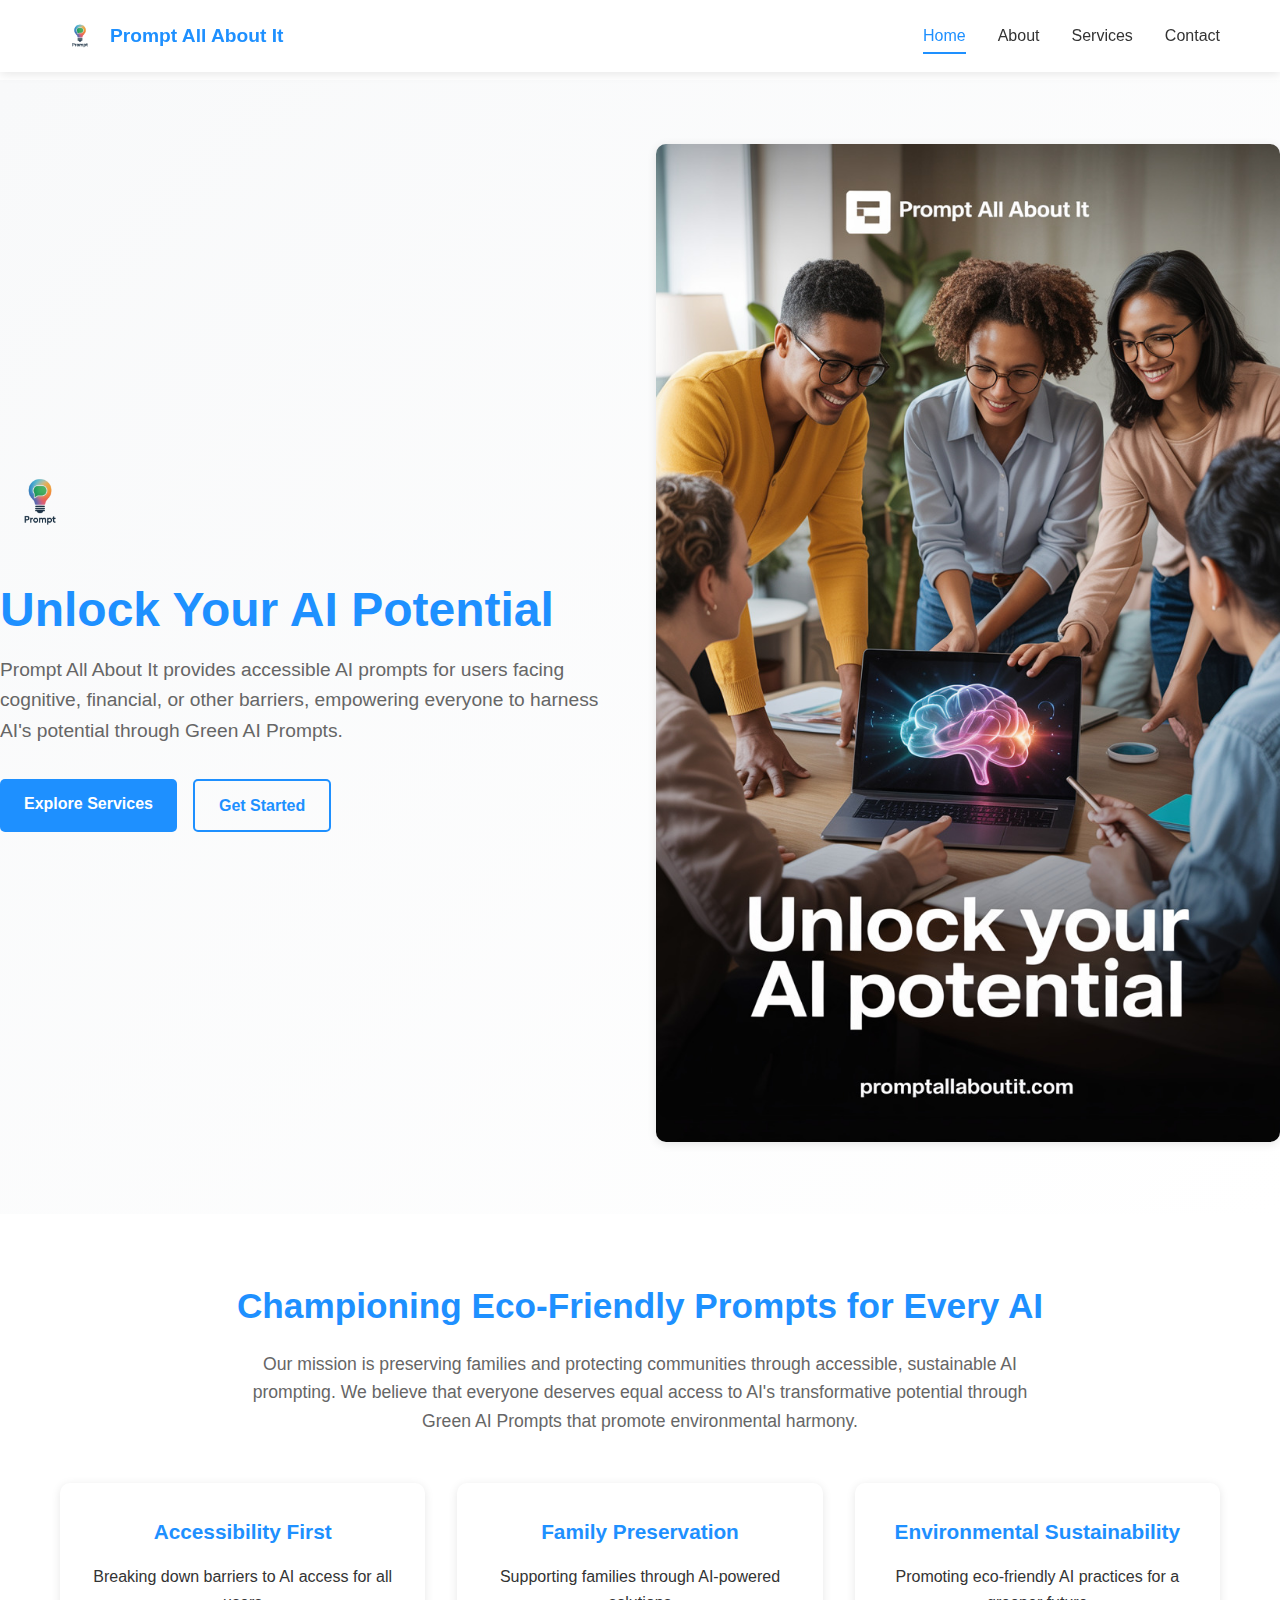
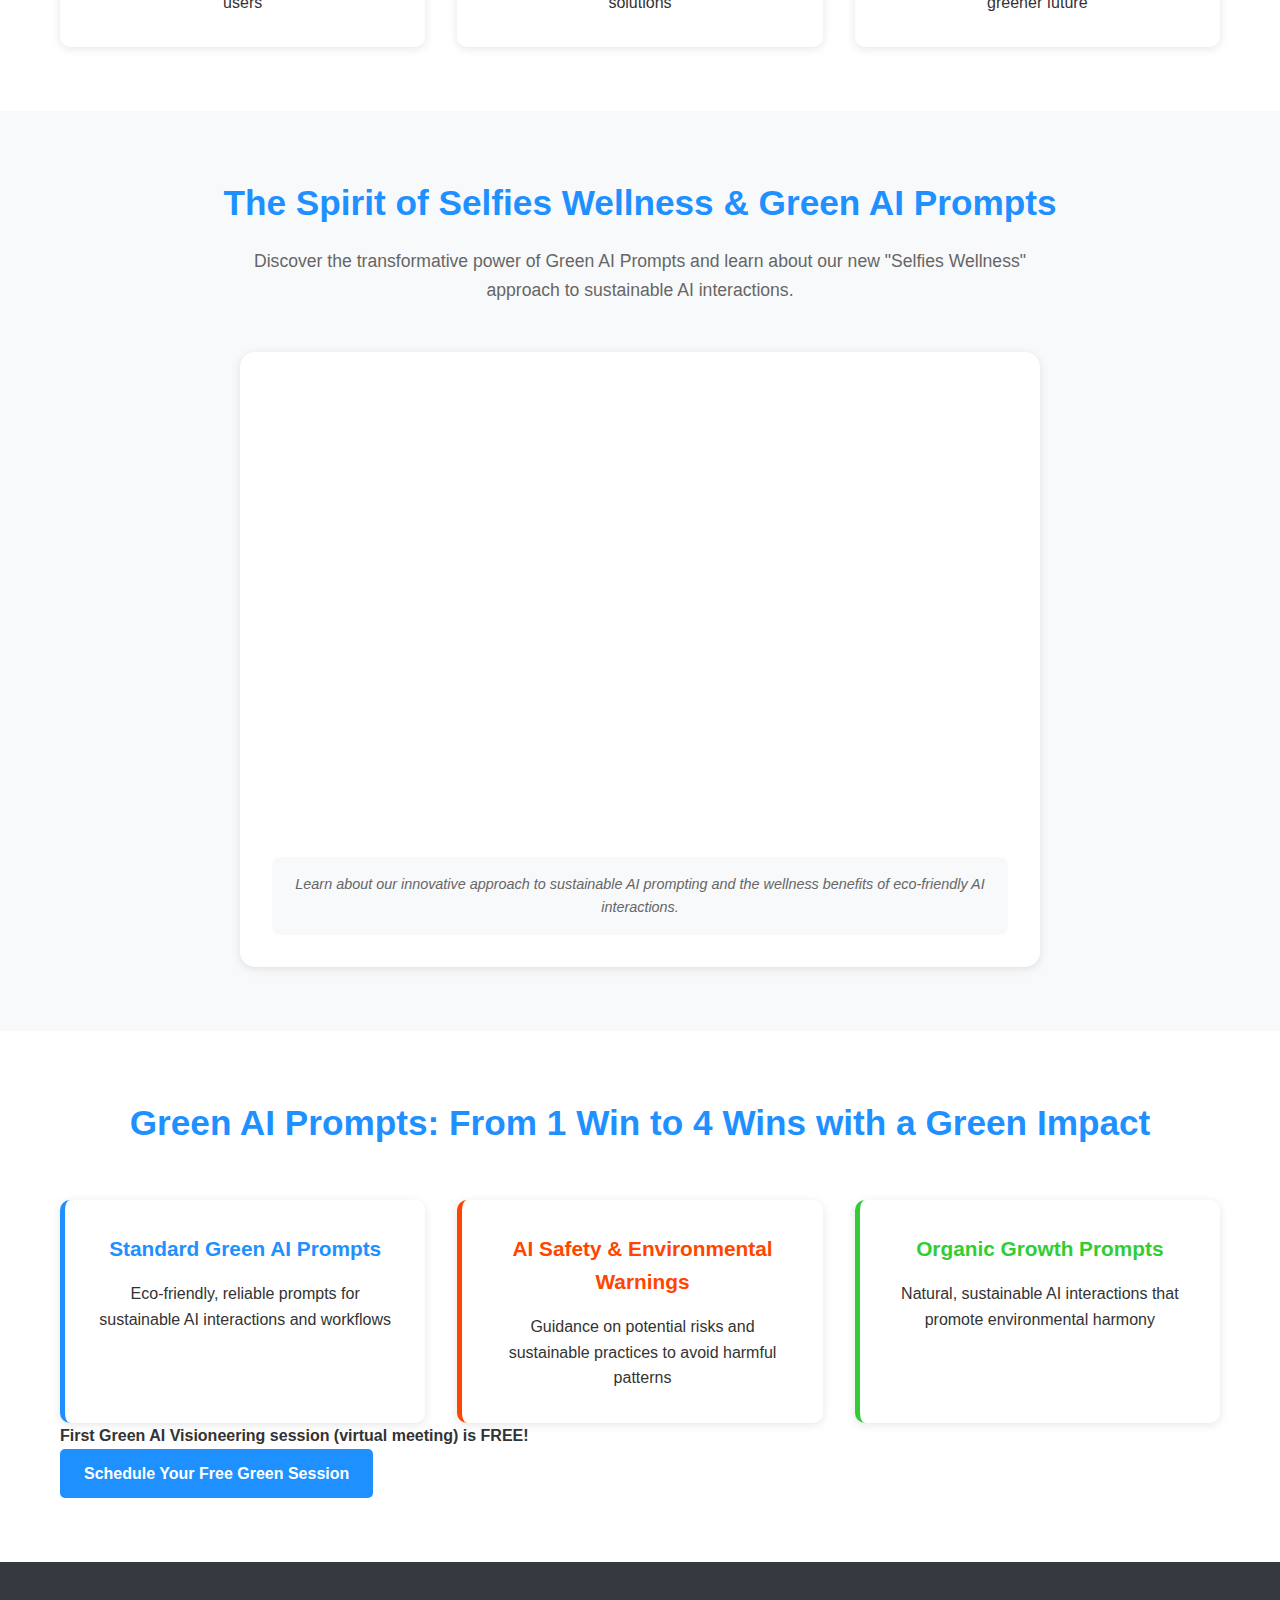
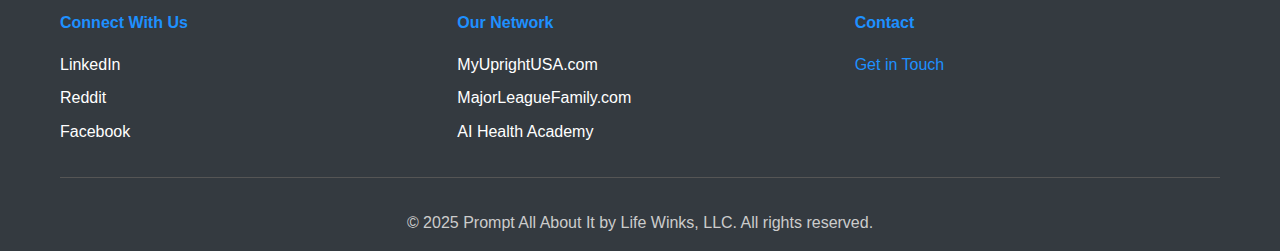
<file: index.html>
<!DOCTYPE html>
<html lang="en">
<head>
    <meta charset="UTF-8">
    <meta name="viewport" content="width=device-width, initial-scale=1.0">
    <meta name="description" content="Prompt All About It provides accessible AI prompts for users facing cognitive, financial, or other barriers, empowering everyone to harness AI's potential through Green AI Prompts.">
    <title>Prompt All About It - Unlock Your AI Potential</title>
    <link rel="stylesheet" href="styles.css">
</head>
<body>
    <!-- Navigation -->
    <nav class="navbar" role="navigation" aria-label="Main navigation">
        <div class="nav-container">
            <div class="nav-logo">
                <img src="logo.png" alt="Prompt All About It Logo - Stylized light bulb with speech bubble" class="logo">
                <span class="logo-text">Prompt All About It</span>
            </div>
            <div class="nav-menu" id="nav-menu">
                <a href="index.html" class="nav-link" aria-current="page">Home</a>
                <a href="about.html" class="nav-link">About</a>
                <a href="services.html" class="nav-link">Services</a>
                <a href="contact.html" class="nav-link">Contact</a>
            </div>
            <div class="hamburger" id="hamburger" aria-label="Toggle navigation menu" tabindex="0">
                <span></span>
                <span></span>
                <span></span>
            </div>
        </div>
    </nav>

    <!-- Hero Section -->
    <section class="hero" role="banner">
        <div class="hero-content">
            <div class="hero-logo">
                <img src="logo.png" alt="Prompt All About It Logo - Stylized light bulb with speech bubble in blue, green, orange, and pink colors" class="hero-logo-img">
            </div>
            <h1 class="hero-title">Unlock Your AI Potential</h1>
            <p class="hero-description">
                Prompt All About It provides accessible AI prompts for users facing cognitive, financial, or other barriers, empowering everyone to harness AI's potential through Green AI Prompts.
            </p>
            <div class="hero-buttons">
                <a href="services.html" class="btn btn-primary">Explore Services</a>
                <a href="contact.html" class="btn btn-secondary">Get Started</a>
            </div>
        </div>
        <div class="hero-image">
            <img src="flyer.jpg" alt="Diverse group of individuals collaborating around a laptop with a glowing brain on screen, representing AI collaboration" class="flyer-img">
        </div>
    </section>

    <!-- About Section -->
    <section class="about-preview" role="region" aria-labelledby="about-heading">
        <div class="container">
            <h2 id="about-heading">Championing Eco-Friendly Prompts for Every AI</h2>
            <p class="about-text">
                Our mission is preserving families and protecting communities through accessible, sustainable AI prompting. We believe that everyone deserves equal access to AI's transformative potential through Green AI Prompts that promote environmental harmony.
            </p>
            <div class="values-grid">
                <div class="value-card">
                    <h3>Accessibility First</h3>
                    <p>Breaking down barriers to AI access for all users</p>
                </div>
                <div class="value-card">
                    <h3>Family Preservation</h3>
                    <p>Supporting families through AI-powered solutions</p>
                </div>
                <div class="value-card">
                    <h3>Environmental Sustainability</h3>
                    <p>Promoting eco-friendly AI practices for a greener future</p>
                </div>
            </div>
        </div>
    </section>

    <!-- Video Section -->
    <section class="video-section" role="region" aria-labelledby="video-heading">
        <div class="container">
            <h2 id="video-heading">The Spirit of Selfies Wellness & Green AI Prompts</h2>
            <p class="video-description">
                Discover the transformative power of Green AI Prompts and learn about our new "Selfies Wellness" approach to sustainable AI interactions.
            </p>
            <div class="video-container">
                <iframe 
                    src="https://www.youtube.com/embed/example" 
                    title="The Spirit of Selfies Wellness and Green AI Prompts"
                    frameborder="0" 
                    allow="accelerometer; autoplay; clipboard-write; encrypted-media; gyroscope; picture-in-picture; web-share" 
                    allowfullscreen
                    aria-describedby="video-caption">
                </iframe>
                <div id="video-caption" class="video-caption">
                    Learn about our innovative approach to sustainable AI prompting and the wellness benefits of eco-friendly AI interactions.
                </div>
            </div>
        </div>
    </section>

    <!-- Services Preview -->
    <section class="services-preview" role="region" aria-labelledby="services-heading">
        <div class="container">
            <h2 id="services-heading">Green AI Prompts: From 1 Win to 4 Wins with a Green Impact</h2>
            <div class="services-grid">
                <div class="service-card blue-service">
                    <h3>Standard Green AI Prompts</h3>
                    <p>Eco-friendly, reliable prompts for sustainable AI interactions and workflows</p>
                </div>
                <div class="service-card orange-service">
                    <h3>AI Safety & Environmental Warnings</h3>
                    <p>Guidance on potential risks and sustainable practices to avoid harmful patterns</p>
                </div>
                <div class="service-card green-service">
                    <h3>Organic Growth Prompts</h3>
                    <p>Natural, sustainable AI interactions that promote environmental harmony</p>
                </div>
            </div>
            <div class="consultation-offer">
                <p><strong>First Green AI Visioneering session (virtual meeting) is FREE!</strong></p>
                <a href="contact.html" class="btn btn-primary">Schedule Your Free Green Session</a>
            </div>
        </div>
    </section>

    <!-- Footer -->
    <footer class="footer" role="contentinfo">
        <div class="container">
            <div class="footer-content">
                <div class="footer-section">
                    <h4>Connect With Us</h4>
                    <div class="social-links">
                        <a href="https://www.linkedin.com/company/107795535/" target="_blank" rel="noopener noreferrer" aria-label="LinkedIn">LinkedIn</a>
                        <a href="https://www.reddit.com/user/TeamCLU/" target="_blank" rel="noopener noreferrer" aria-label="Reddit">Reddit</a>
                        <a href="https://www.facebook.com/PromptAllAboutIt" target="_blank" rel="noopener noreferrer" aria-label="Facebook">Facebook</a>
                    </div>
                </div>
                <div class="footer-section">
                    <h4>Our Network</h4>
                    <div class="network-links">
                        <a href="https://myuprightusa.com" target="_blank" rel="noopener noreferrer">MyUprightUSA.com</a>
                        <a href="https://www.majorleaguefamily.com" target="_blank" rel="noopener noreferrer">MajorLeagueFamily.com</a>
                        <a href="https://aihealth.academy" target="_blank" rel="noopener noreferrer">AI Health Academy</a>
                    </div>
                </div>
                <div class="footer-section">
                    <h4>Contact</h4>
                    <p><a href="mailto:1800NewFree@gmail.com" class="contact-email">Get in Touch</a></p>
                </div>
            </div>
            <div class="footer-bottom">
                <p>&copy; 2025 Prompt All About It by Life Winks, LLC. All rights reserved.</p>
            </div>
        </div>
    </footer>

    <script src="script.js"></script>
</body>
</html>
</file>
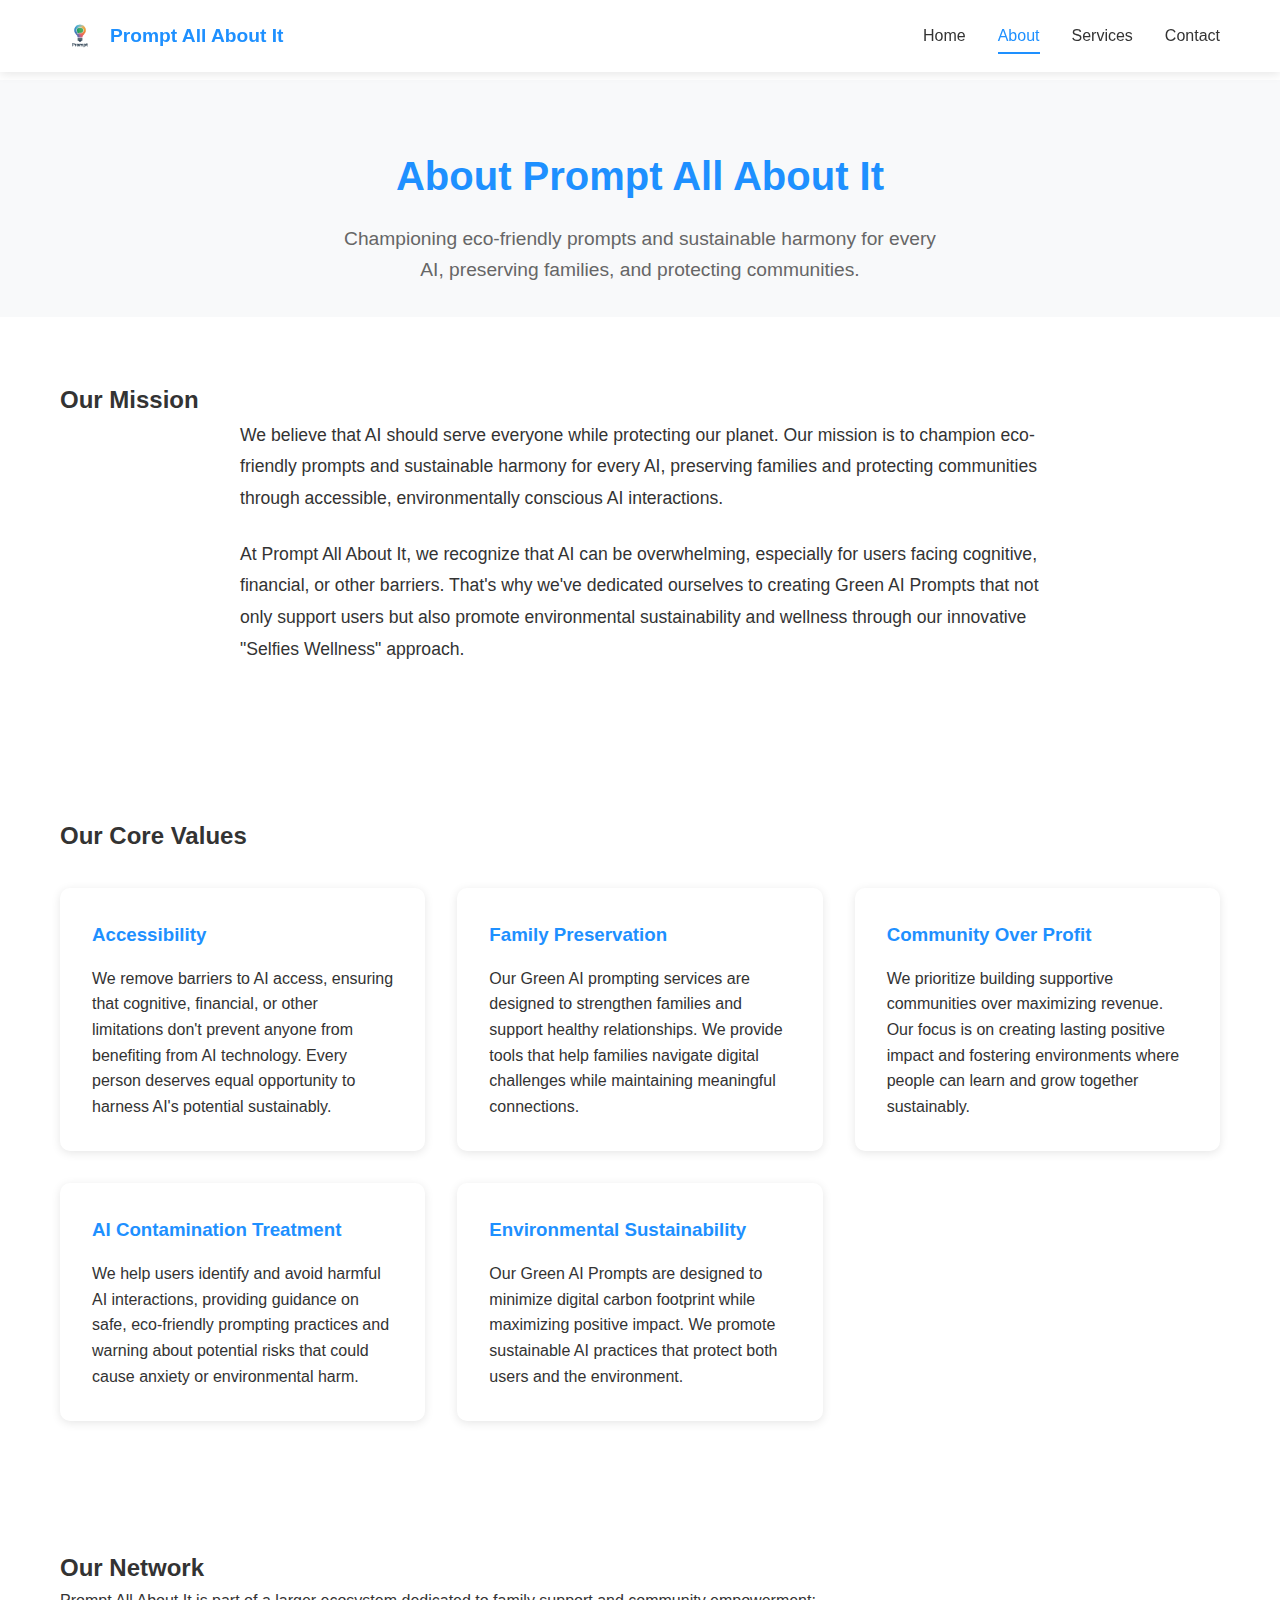
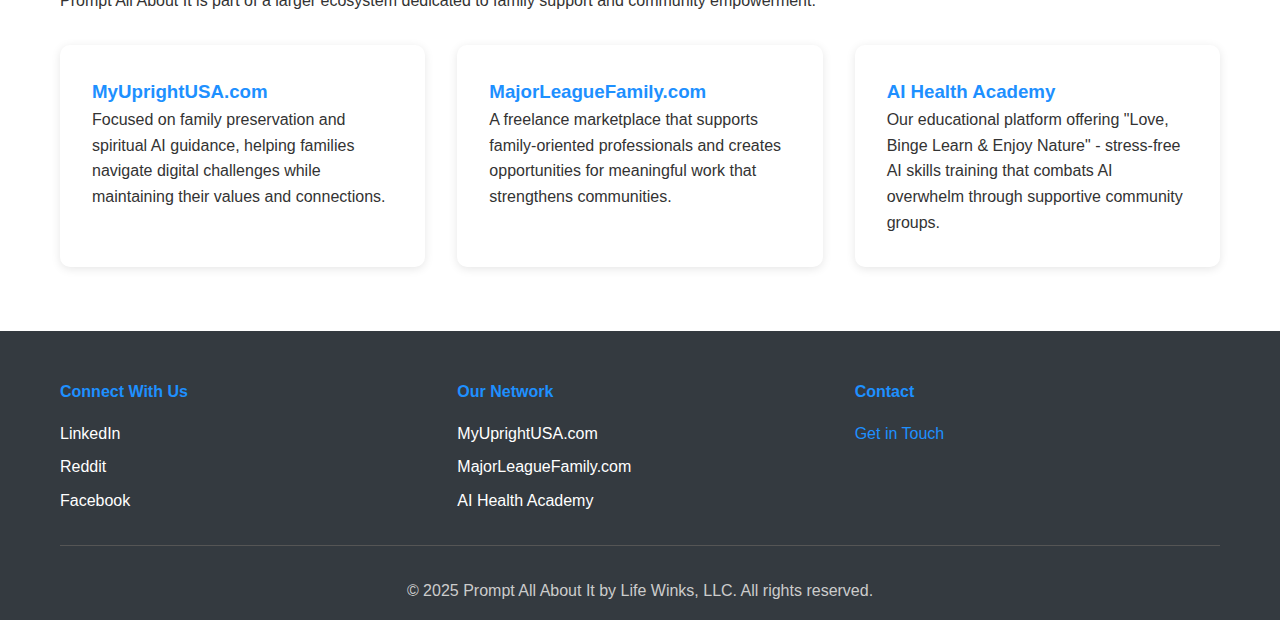
<file: about.html>
<!DOCTYPE html>
<html lang="en">
<head>
    <meta charset="UTF-8">
    <meta name="viewport" content="width=device-width, initial-scale=1.0">
    <meta name="description" content="Learn about Prompt All About It's mission to champion eco-friendly prompts and sustainable harmony for every AI, preserving families and protecting communities.">
    <title>About - Prompt All About It</title>
    <link rel="stylesheet" href="styles.css">
</head>
<body>
    <!-- Navigation -->
    <nav class="navbar" role="navigation" aria-label="Main navigation">
        <div class="nav-container">
            <div class="nav-logo">
                <img src="logo.png" alt="Prompt All About It Logo" class="logo">
                <span class="logo-text">Prompt All About It</span>
            </div>
            <div class="nav-menu" id="nav-menu">
                <a href="index.html" class="nav-link">Home</a>
                <a href="about.html" class="nav-link" aria-current="page">About</a>
                <a href="services.html" class="nav-link">Services</a>
                <a href="contact.html" class="nav-link">Contact</a>
            </div>
            <div class="hamburger" id="hamburger" aria-label="Toggle navigation menu" tabindex="0">
                <span></span>
                <span></span>
                <span></span>
            </div>
        </div>
    </nav>

    <!-- About Hero -->
    <section class="page-hero">
        <div class="container">
            <h1>About Prompt All About It</h1>
            <p class="page-subtitle">Championing eco-friendly prompts and sustainable harmony for every AI, preserving families, and protecting communities.</p>
        </div>
    </section>

    <!-- Mission Section -->
    <section class="mission" role="region" aria-labelledby="mission-heading">
        <div class="container">
            <h2 id="mission-heading">Our Mission</h2>
            <p class="mission-text">
                We believe that AI should serve everyone while protecting our planet. Our mission is to champion eco-friendly prompts and sustainable harmony for every AI, preserving families and protecting communities through accessible, environmentally conscious AI interactions.
            </p>
            <p class="mission-text">
                At Prompt All About It, we recognize that AI can be overwhelming, especially for users facing cognitive, financial, or other barriers. That's why we've dedicated ourselves to creating Green AI Prompts that not only support users but also promote environmental sustainability and wellness through our innovative "Selfies Wellness" approach.
            </p>
        </div>
    </section>

    <!-- Values Section -->
    <section class="values" role="region" aria-labelledby="values-heading">
        <div class="container">
            <h2 id="values-heading">Our Core Values</h2>
            <div class="values-detailed">
                <div class="value-item">
                    <h3>Accessibility</h3>
                    <p>We remove barriers to AI access, ensuring that cognitive, financial, or other limitations don't prevent anyone from benefiting from AI technology. Every person deserves equal opportunity to harness AI's potential sustainably.</p>
                </div>
                <div class="value-item">
                    <h3>Family Preservation</h3>
                    <p>Our Green AI prompting services are designed to strengthen families and support healthy relationships. We provide tools that help families navigate digital challenges while maintaining meaningful connections.</p>
                </div>
                <div class="value-item">
                    <h3>Community Over Profit</h3>
                    <p>We prioritize building supportive communities over maximizing revenue. Our focus is on creating lasting positive impact and fostering environments where people can learn and grow together sustainably.</p>
                </div>
                <div class="value-item">
                    <h3>AI Contamination Treatment</h3>
                    <p>We help users identify and avoid harmful AI interactions, providing guidance on safe, eco-friendly prompting practices and warning about potential risks that could cause anxiety or environmental harm.</p>
                </div>
                <div class="value-item">
                    <h3>Environmental Sustainability</h3>
                    <p>Our Green AI Prompts are designed to minimize digital carbon footprint while maximizing positive impact. We promote sustainable AI practices that protect both users and the environment.</p>
                </div>
            </div>
        </div>
    </section>

    <!-- Network Section -->
    <section class="network" role="region" aria-labelledby="network-heading">
        <div class="container">
            <h2 id="network-heading">Our Network</h2>
            <p class="network-intro">Prompt All About It is part of a larger ecosystem dedicated to family support and community empowerment:</p>
            <div class="network-cards">
                <div class="network-card">
                    <h3><a href="https://myuprightusa.com" target="_blank" rel="noopener noreferrer">MyUprightUSA.com</a></h3>
                    <p>Focused on family preservation and spiritual AI guidance, helping families navigate digital challenges while maintaining their values and connections.</p>
                </div>
                <div class="network-card">
                    <h3><a href="https://www.majorleaguefamily.com" target="_blank" rel="noopener noreferrer">MajorLeagueFamily.com</a></h3>
                    <p>A freelance marketplace that supports family-oriented professionals and creates opportunities for meaningful work that strengthens communities.</p>
                </div>
                <div class="network-card">
                    <h3><a href="https://aihealth.academy" target="_blank" rel="noopener noreferrer">AI Health Academy</a></h3>
                    <p>Our educational platform offering "Love, Binge Learn & Enjoy Nature" - stress-free AI skills training that combats AI overwhelm through supportive community groups.</p>
                </div>
            </div>
        </div>
    </section>

    <!-- Footer -->
    <footer class="footer" role="contentinfo">
        <div class="container">
            <div class="footer-content">
                <div class="footer-section">
                    <h4>Connect With Us</h4>
                    <div class="social-links">
                        <a href="https://www.linkedin.com/company/107795535/" target="_blank" rel="noopener noreferrer" aria-label="LinkedIn">LinkedIn</a>
                        <a href="https://www.reddit.com/user/TeamCLU/" target="_blank" rel="noopener noreferrer" aria-label="Reddit">Reddit</a>
                        <a href="https://www.facebook.com/PromptAllAboutIt" target="_blank" rel="noopener noreferrer" aria-label="Facebook">Facebook</a>
                    </div>
                </div>
                <div class="footer-section">
                    <h4>Our Network</h4>
                    <div class="network-links">
                        <a href="https://myuprightusa.com" target="_blank" rel="noopener noreferrer">MyUprightUSA.com</a>
                        <a href="https://www.majorleaguefamily.com" target="_blank" rel="noopener noreferrer">MajorLeagueFamily.com</a>
                        <a href="https://aihealth.academy" target="_blank" rel="noopener noreferrer">AI Health Academy</a>
                    </div>
                </div>
                <div class="footer-section">
                    <h4>Contact</h4>
                    <p><a href="mailto:1800NewFree@gmail.com" class="contact-email">Get in Touch</a></p>
                </div>
            </div>
            <div class="footer-bottom">
                <p>&copy; 2025 Prompt All About It by Life Winks, LLC. All rights reserved.</p>
            </div>
        </div>
    </footer>

    <script src="script.js"></script>
</body>
</html>
</file>
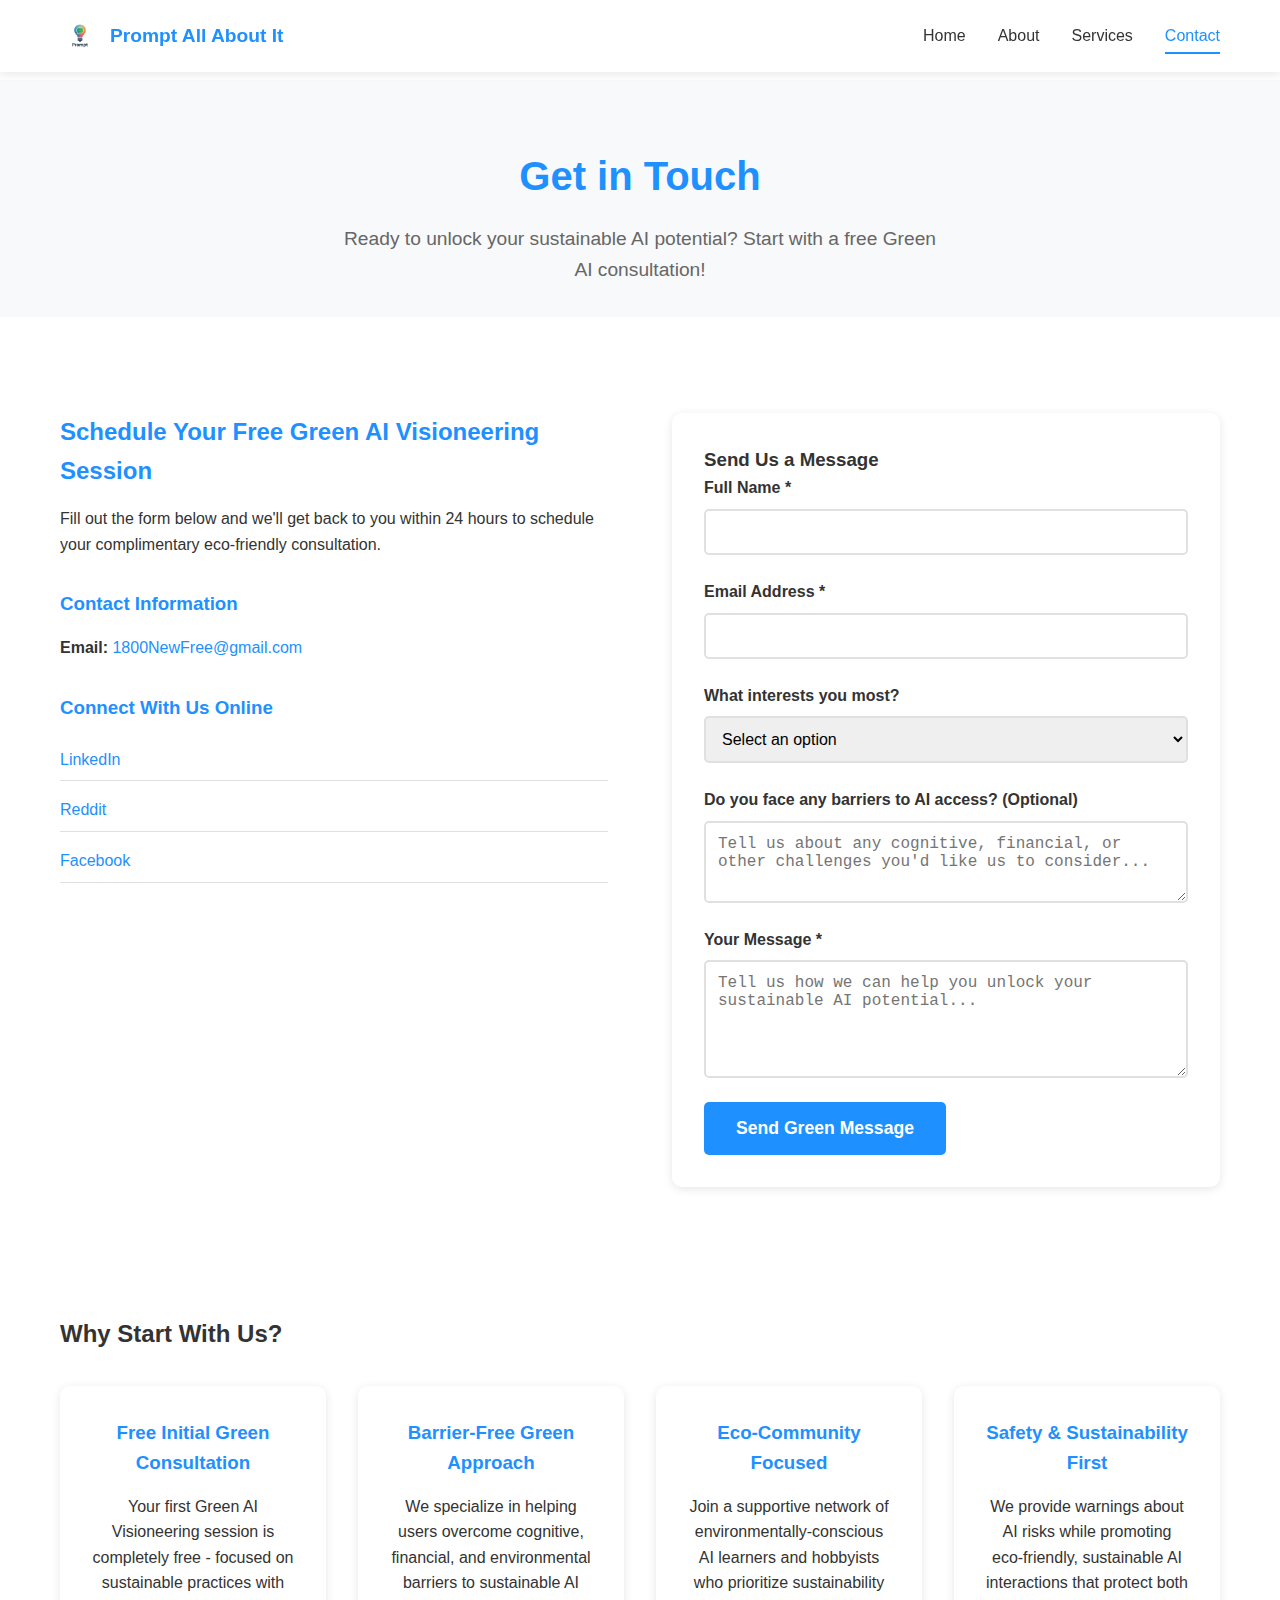
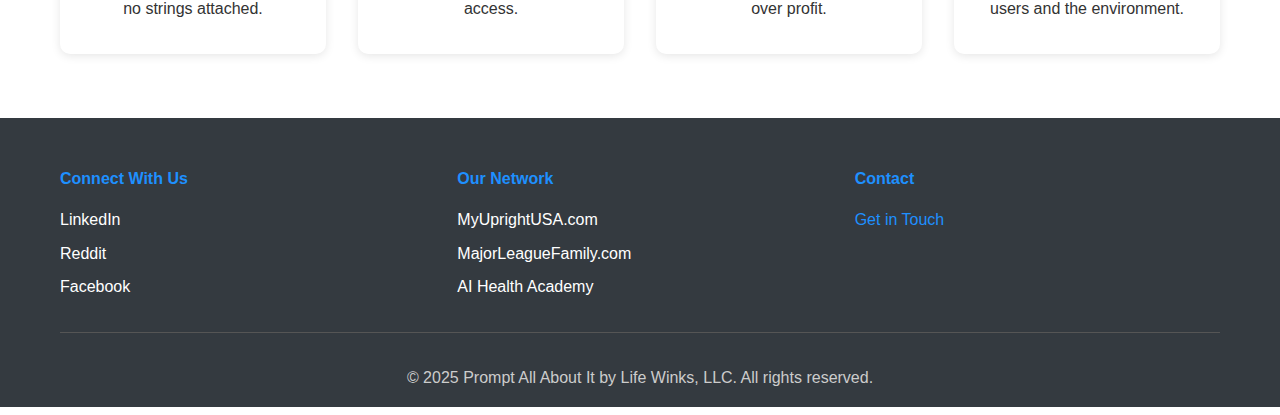
<file: contact.html>
<div class<!DOCTYPE html>
<html lang="en">
<head>
    <meta charset="UTF-8">
    <meta name="viewport" content="width=device-width, initial-scale=1.0">
    <meta name="description" content="Contact Prompt All About It for your free Green AI Visioneering consultation and start unlocking your sustainable AI potential today.">
    <title>Contact - Prompt All About It</title>
    <link rel="stylesheet" href="styles.css">
</head>
<body>
    <!-- Navigation -->
    <nav class="navbar" role="navigation" aria-label="Main navigation">
        <div class="nav-container">
            <div class="nav-logo">
                <img src="logo.png" alt="Prompt All About It Logo" class="logo">
                <span class="logo-text">Prompt All About It</span>
            </div>
            <div class="nav-menu" id="nav-menu">
                <a href="index.html" class="nav-link">Home</a>
                <a href="about.html" class="nav-link">About</a>
                <a href="services.html" class="nav-link">Services</a>
                <a href="contact.html" class="nav-link" aria-current="page">Contact</a>
            </div>
            <div class="hamburger" id="hamburger" aria-label="Toggle navigation menu" tabindex="0">
                <span></span>
                <span></span>
                <span></span>
            </div>
        </div>
    </nav>

    <!-- Contact Hero -->
    <section class="page-hero">
        <div class="container">
            <h1>Get in Touch</h1>
            <p class="page-subtitle">Ready to unlock your sustainable AI potential? Start with a free Green AI consultation!</p>
        </div>
    </section>

    <!-- Contact Form Section -->
    <section class="contact-form-section" role="region" aria-labelledby="contact-form-heading">
        <div class="container">
            <div class="contact-content">
                <div class="contact-info">
                    <h2 id="contact-form-heading">Schedule Your Free Green AI Visioneering Session</h2>
                    <p>Fill out the form below and we'll get back to you within 24 hours to schedule your complimentary eco-friendly consultation.</p>
                    
                    <div class="contact-details">
                        <h3>Contact Information</h3>
                        <p><strong>Email:</strong> <a href="mailto:1800NewFree@gmail.com" class="contact-email">1800NewFree@gmail.com</a></p>
                        
                        <h3>Connect With Us Online</h3>
                        <div class="social-links-contact">
                            <a href="https://www.linkedin.com/company/107795535/" target="_blank" rel="noopener noreferrer" class="social-link">
                                <span>LinkedIn</span>
                            </a>
                            <a href="https://www.reddit.com/user/TeamCLU/" target="_blank" rel="noopener noreferrer" class="social-link">
                                <span>Reddit</span>
                            </a>
                            <a href="https://www.facebook.com/PromptAllAboutIt" target="_blank" rel="noopener noreferrer" class="social-link">
                                <span>Facebook</span>
                            </a>
                        </div>
                    </div>
                </div>

                <div class="contact-form">
                    <div class="form-container" id="contact-form">
                        <h3>Send Us a Message</h3>
                        <div class="form-group">
                            <label for="name">Full Name *</label>
                            <input type="text" id="name" name="name" required aria-describedby="name-error">
                            <span class="error-message" id="name-error"></span>
                        </div>

                        <div class="form-group">
                            <label for="email">Email Address *</label>
                            <input type="email" id="email" name="email" required aria-describedby="email-error">
                            <span class="error-message" id="email-error"></span>
                        </div>

                        <div class="form-group">
                            <label for="interest">What interests you most?</label>
                            <select id="interest" name="interest">
                                <option value="">Select an option</option>
                                <option value="consultation">Free Green AI Visioneering Consultation</option>
                                <option value="standard-prompts">Standard Green AI Prompts</option>
                                <option value="safety-guidance">AI Safety & Environmental Guidance</option>
                                <option value="growth-prompts">Organic Growth Prompts</option>
                                <option value="academy">AI Health Academy Training</option>
                                <option value="sustainability">Environmental Sustainability Focus</option>
                                <option value="other">Other</option>
                            </select>
                        </div>

                        <div class="form-group">
                            <label for="barriers">Do you face any barriers to AI access? (Optional)</label>
                            <textarea id="barriers" name="barriers" rows="3" placeholder="Tell us about any cognitive, financial, or other challenges you'd like us to consider..."></textarea>
                        </div>

                        <div class="form-group">
                            <label for="message">Your Message *</label>
                            <textarea id="message" name="message" rows="5" required aria-describedby="message-error" placeholder="Tell us how we can help you unlock your sustainable AI potential..."></textarea>
                            <span class="error-message" id="message-error"></span>
                        </div>

                        <button type="button" id="submit-btn" class="btn btn-primary btn-large">Send Green Message</button>
                        
                        <div class="success-message" id="success-message" style="display: none;">
                            <p>Thank you for your message! We'll get back to you within 24 hours to schedule your free Green AI consultation.</p>
                        </div>
                    </div>
                </div>
            </div>
        </div>
    </section>

    <!-- Why Choose Us -->
    <section class="why-choose" role="region" aria-labelledby="why-choose-heading">
        <div class="container">
            <h2 id="why-choose-heading">Why Start With Us?</h2>
            <div class="reasons-grid">
                <div class="reason-card">
                    <h3>Free Initial Green Consultation</h3>
                    <p>Your first Green AI Visioneering session is completely free - focused on sustainable practices with no strings attached.</p>
                </div>
                <div class="reason-card">
                    <h3>Barrier-Free Green Approach</h3>
                    <p>We specialize in helping users overcome cognitive, financial, and environmental barriers to sustainable AI access.</p>
                </div>
                <div class="reason-card">
                    <h3>Eco-Community Focused</h3>
                    <p>Join a supportive network of environmentally-conscious AI learners and hobbyists who prioritize sustainability over profit.</p>
                </div>
                <div class="reason-card">
                    <h3>Safety & Sustainability First</h3>
                    <p>We provide warnings about AI risks while promoting eco-friendly, sustainable AI interactions that protect both users and the environment.</p>
                </div>
            </div>
        </div>
    </section>

    <!-- Footer -->
    <footer class="footer" role="contentinfo">
        <div class="container">
            <div class="footer-content">
                <div class="footer-section">
                    <h4>Connect With Us</h4>
                    <div class="social-links">
                        <a href="https://www.linkedin.com/company/107795535/" target="_blank" rel="noopener noreferrer" aria-label="LinkedIn">LinkedIn</a>
                        <a href="https://www.reddit.com/user/TeamCLU/" target="_blank" rel="noopener noreferrer" aria-label="Reddit">Reddit</a>
                        <a href="https://www.facebook.com/PromptAllAboutIt" target="_blank" rel="noopener noreferrer" aria-label="Facebook">Facebook</a>
                    </div>
                </div>
                <div class="footer-section">
                    <h4>Our Network</h4>
                    <div class="network-links">
                        <a href="https://myuprightusa.com" target="_blank" rel="noopener noreferrer">MyUprightUSA.com</a>
                        <a href="https://www.majorleaguefamily.com" target="_blank" rel="noopener noreferrer">MajorLeagueFamily.com</a>
                        <a href="https://aihealth.academy" target="_blank" rel="noopener noreferrer">AI Health Academy</a>
                    </div>
                </div>
                <div class="footer-section">
                    <h4>Contact</h4>
                    <p><a href="mailto:1800NewFree@gmail.com" class="contact-email">Get in Touch</a></p>
                </div>
            </div>
            <div class="footer-bottom">
                <p>&copy; 2025 Prompt All About It by Life Winks, LLC. All rights reserved.</p>
            </div>
        </div>
    </footer>

    <script src="script.js"></script>
</body>
</html>
</file>
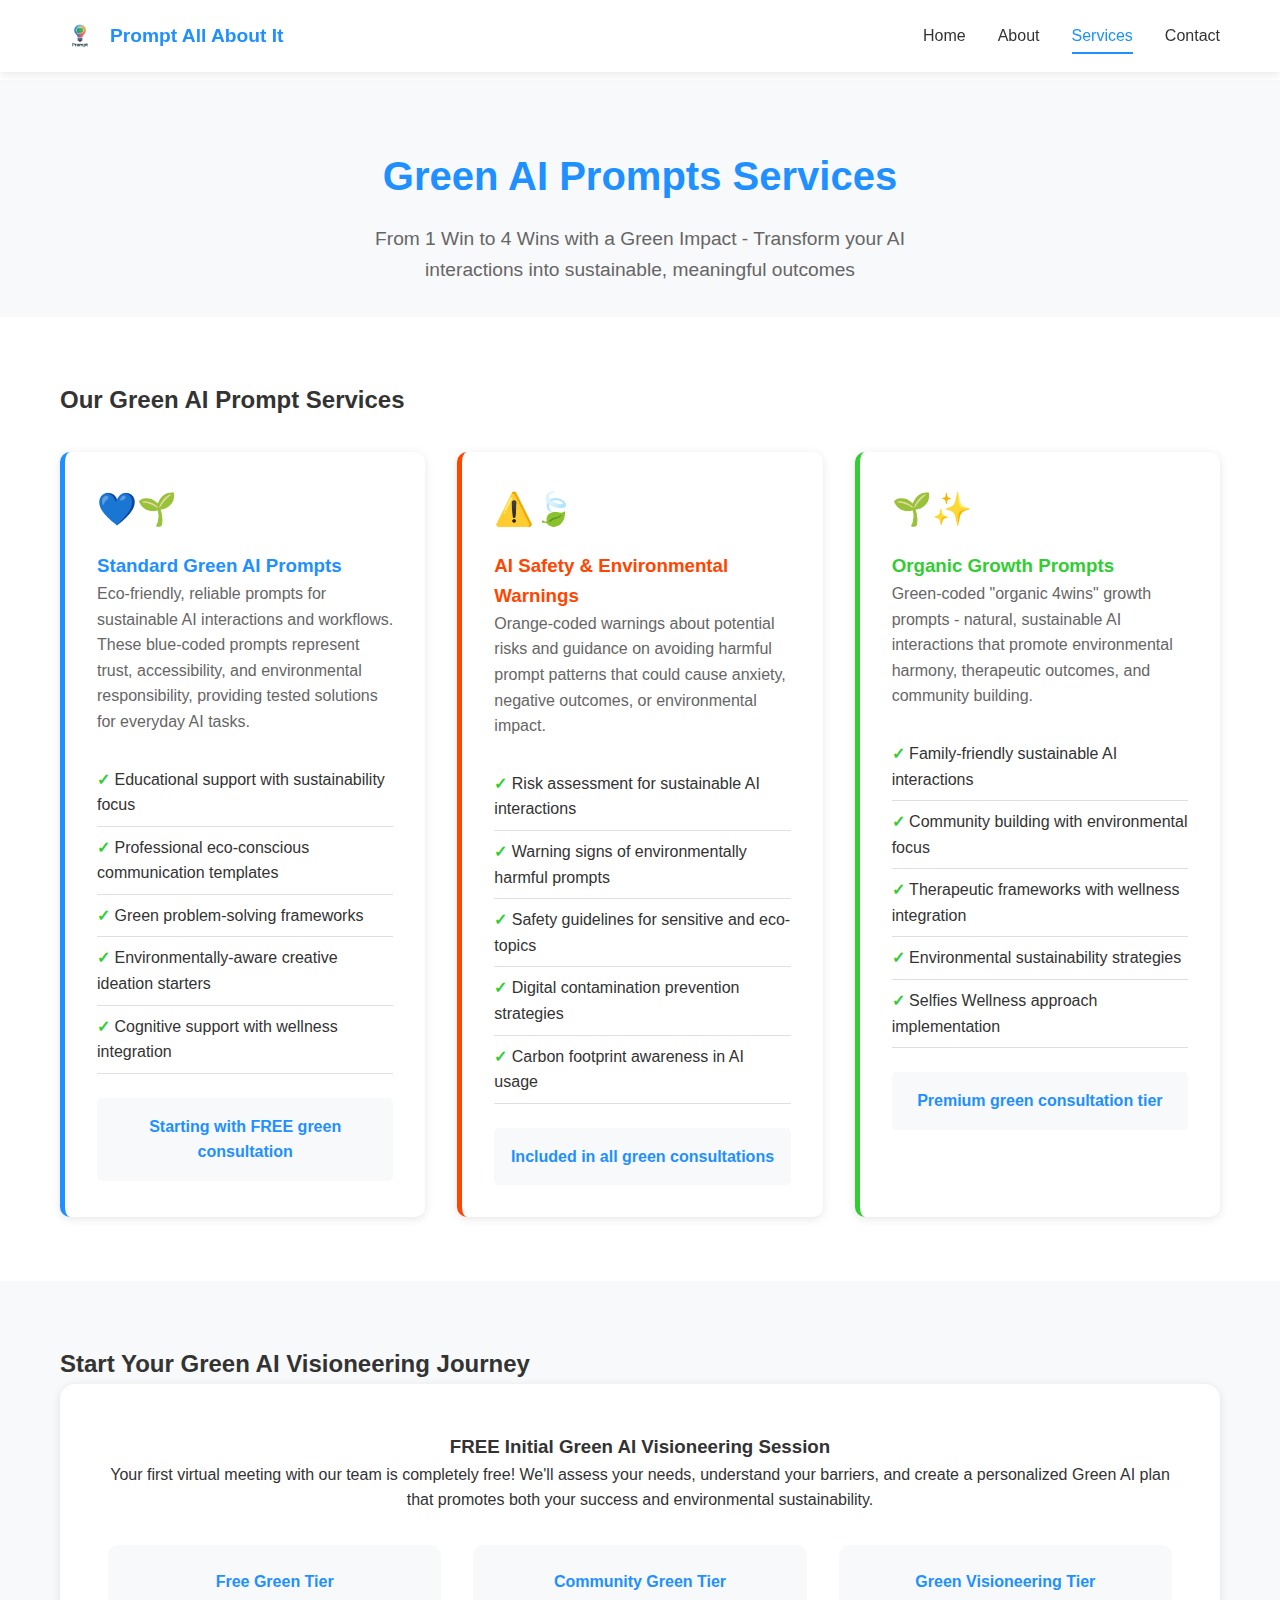
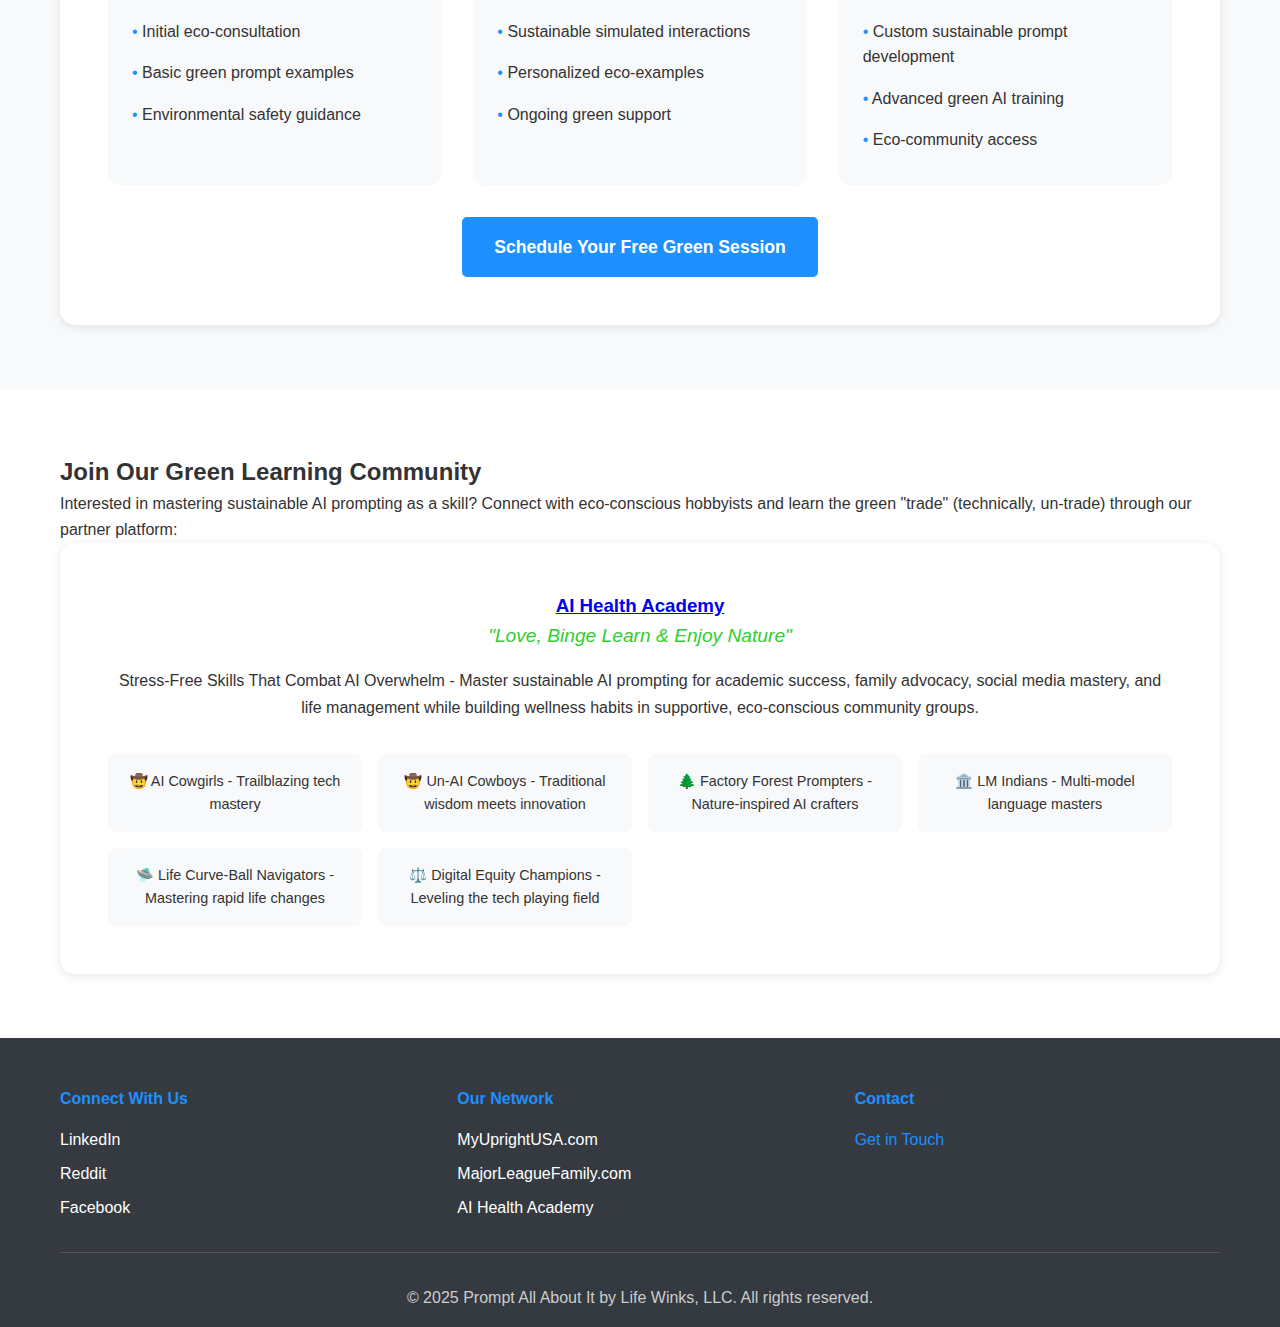
<file: services.html>
<!DOCTYPE html>
<html lang="en">
<head>
    <meta charset="UTF-8">
    <meta name="viewport" content="width=device-width, initial-scale=1.0">
    <meta name="description" content="Explore Green AI Prompts from Prompt All About It - sustainable, eco-friendly AI solutions for cognitive support, education, and environmental harmony.">
    <title>Services - Prompt All About It</title>
    <link rel="stylesheet" href="styles.css">
</head>
<body>
    <!-- Navigation -->
    <nav class="navbar" role="navigation" aria-label="Main navigation">
        <div class="nav-container">
            <div class="nav-logo">
                <img src="logo.png" alt="Prompt All About It Logo" class="logo">
                <span class="logo-text">Prompt All About It</span>
            </div>
            <div class="nav-menu" id="nav-menu">
                <a href="index.html" class="nav-link">Home</a>
                <a href="about.html" class="nav-link">About</a>
                <a href="services.html" class="nav-link" aria-current="page">Services</a>
                <a href="contact.html" class="nav-link">Contact</a>
            </div>
            <div class="hamburger" id="hamburger" aria-label="Toggle navigation menu" tabindex="0">
                <span></span>
                <span></span>
                <span></span>
            </div>
        </div>
    </nav>

    <!-- Services Hero -->
    <section class="page-hero">
        <div class="container">
            <h1>Green AI Prompts Services</h1>
            <p class="page-subtitle">From 1 Win to 4 Wins with a Green Impact - Transform your AI interactions into sustainable, meaningful outcomes</p>
        </div>
    </section>

    <!-- Main Services -->
    <section class="services-main" role="region" aria-labelledby="services-main-heading">
        <div class="container">
            <h2 id="services-main-heading">Our Green AI Prompt Services</h2>
            <div class="services-grid-detailed">
                <div class="service-card-detailed blue-service">
                    <div class="service-icon">💙🌱</div>
                    <h3>Standard Green AI Prompts</h3>
                    <p class="service-description">Eco-friendly, reliable prompts for sustainable AI interactions and workflows. These blue-coded prompts represent trust, accessibility, and environmental responsibility, providing tested solutions for everyday AI tasks.</p>
                    <ul class="service-features">
                        <li>Educational support with sustainability focus</li>
                        <li>Professional eco-conscious communication templates</li>
                        <li>Green problem-solving frameworks</li>
                        <li>Environmentally-aware creative ideation starters</li>
                        <li>Cognitive support with wellness integration</li>
                    </ul>
                    <div class="service-pricing">Starting with FREE green consultation</div>
                </div>

                <div class="service-card-detailed orange-service">
                    <div class="service-icon">⚠️🍃</div>
                    <h3>AI Safety & Environmental Warnings</h3>
                    <p class="service-description">Orange-coded warnings about potential risks and guidance on avoiding harmful prompt patterns that could cause anxiety, negative outcomes, or environmental impact.</p>
                    <ul class="service-features">
                        <li>Risk assessment for sustainable AI interactions</li>
                        <li>Warning signs of environmentally harmful prompts</li>
                        <li>Safety guidelines for sensitive and eco-topics</li>
                        <li>Digital contamination prevention strategies</li>
                        <li>Carbon footprint awareness in AI usage</li>
                    </ul>
                    <div class="service-pricing">Included in all green consultations</div>
                </div>

                <div class="service-card-detailed green-service">
                    <div class="service-icon">🌱✨</div>
                    <h3>Organic Growth Prompts</h3>
                    <p class="service-description">Green-coded "organic 4wins" growth prompts - natural, sustainable AI interactions that promote environmental harmony, therapeutic outcomes, and community building.</p>
                    <ul class="service-features">
                        <li>Family-friendly sustainable AI interactions</li>
                        <li>Community building with environmental focus</li>
                        <li>Therapeutic frameworks with wellness integration</li>
                        <li>Environmental sustainability strategies</li>
                        <li>Selfies Wellness approach implementation</li>
                    </ul>
                    <div class="service-pricing">Premium green consultation tier</div>
                </div>
            </div>
        </div>
    </section>

    <!-- Consultation Offer -->
    <section class="consultation-section" role="region" aria-labelledby="consultation-heading">
        <div class="container">
            <h2 id="consultation-heading">Start Your Green AI Visioneering Journey</h2>
            <div class="consultation-card">
                <h3>FREE Initial Green AI Visioneering Session</h3>
                <p>Your first virtual meeting with our team is completely free! We'll assess your needs, understand your barriers, and create a personalized Green AI plan that promotes both your success and environmental sustainability.</p>
                
                <div class="consultation-tiers">
                    <div class="tier">
                        <h4>Free Green Tier</h4>
                        <ul>
                            <li>Initial eco-consultation</li>
                            <li>Basic green prompt examples</li>
                            <li>Environmental safety guidance</li>
                        </ul>
                    </div>
                    <div class="tier">
                        <h4>Community Green Tier</h4>
                        <ul>
                            <li>Sustainable simulated interactions</li>
                            <li>Personalized eco-examples</li>
                            <li>Ongoing green support</li>
                        </ul>
                    </div>
                    <div class="tier">
                        <h4>Green Visioneering Tier</h4>
                        <ul>
                            <li>Custom sustainable prompt development</li>
                            <li>Advanced green AI training</li>
                            <li>Eco-community access</li>
                        </ul>
                    </div>
                </div>

                <a href="contact.html" class="btn btn-primary btn-large">Schedule Your Free Green Session</a>
            </div>
        </div>
    </section>

    <!-- Learning Opportunities -->
    <section class="learning-section" role="region" aria-labelledby="learning-heading">
        <div class="container">
            <h2 id="learning-heading">Join Our Green Learning Community</h2>
            <p>Interested in mastering sustainable AI prompting as a skill? Connect with eco-conscious hobbyists and learn the green "trade" (technically, un-trade) through our partner platform:</p>
            
            <div class="academy-card">
                <h3><a href="https://aihealth.academy" target="_blank" rel="noopener noreferrer">AI Health Academy</a></h3>
                <p class="academy-tagline">"Love, Binge Learn & Enjoy Nature"</p>
                <p class="academy-description">Stress-Free Skills That Combat AI Overwhelm - Master sustainable AI prompting for academic success, family advocacy, social media mastery, and life management while building wellness habits in supportive, eco-conscious community groups.</p>
                
                <div class="community-groups">
                    <div class="group">🤠 AI Cowgirls - Trailblazing tech mastery</div>
                    <div class="group">🤠 Un-AI Cowboys - Traditional wisdom meets innovation</div>
                    <div class="group">🌲 Factory Forest Prompters - Nature-inspired AI crafters</div>
                    <div class="group">🏛️ LM Indians - Multi-model language masters</div>
                    <div class="group">🛸 Life Curve-Ball Navigators - Mastering rapid life changes</div>
                    <div class="group">⚖️ Digital Equity Champions - Leveling the tech playing field</div>
                </div>
            </div>
        </div>
    </section>

    <!-- Footer -->
    <footer class="footer" role="contentinfo">
        <div class="container">
            <div class="footer-content">
                <div class="footer-section">
                    <h4>Connect With Us</h4>
                    <div class="social-links">
                        <a href="https://www.linkedin.com/company/107795535/" target="_blank" rel="noopener noreferrer" aria-label="LinkedIn">LinkedIn</a>
                        <a href="https://www.reddit.com/user/TeamCLU/" target="_blank" rel="noopener noreferrer" aria-label="Reddit">Reddit</a>
                        <a href="https://www.facebook.com/PromptAllAboutIt" target="_blank" rel="noopener noreferrer" aria-label="Facebook">Facebook</a>
                    </div>
                </div>
                <div class="footer-section">
                    <h4>Our Network</h4>
                    <div class="network-links">
                        <a href="https://myuprightusa.com" target="_blank" rel="noopener noreferrer">MyUprightUSA.com</a>
                        <a href="https://www.majorleaguefamily.com" target="_blank" rel="noopener noreferrer">MajorLeagueFamily.com</a>
                        <a href="https://aihealth.academy" target="_blank" rel="noopener noreferrer">AI Health Academy</a>
                    </div>
                </div>
                <div class="footer-section">
                    <h4>Contact</h4>
                    <p><a href="mailto:1800NewFree@gmail.com" class="contact-email">Get in Touch</a></p>
                </div>
            </div>
            <div class="footer-bottom">
                <p>&copy; 2025 Prompt All About It by Life Winks, LLC. All rights reserved.</p>
            </div>
        </div>
    </footer>

    <script src="script.js"></script>
</body>
</html>
</file>
<file: styles.css>
/* Reset and base styles */
* {
    margin: 0;
    padding: 0;
    box-sizing: border-box;
}

:root {
    --primary-blue: #1E90FF;
    --warning-orange: #FF4500;
    --growth-green: #32CD32;
    --dark-blue: #0056b3;
    --light-gray: #f8f9fa;
    --dark-gray: #343a40;
    --white: #ffffff;
    --text-dark: #333333;
    --text-light: #666666;
    --border-color: #e0e0e0;
    --shadow: 0 2px 10px rgba(0,0,0,0.1);
    --transition: all 0.3s ease;
}

body {
    font-family: 'Arial', 'Roboto', sans-serif;
    line-height: 1.6;
    color: var(--text-dark);
    background-color: var(--white);
}

.container {
    max-width: 1200px;
    margin: 0 auto;
    padding: 0 20px;
}

/* Navigation */
.navbar {
    background: var(--white);
    box-shadow: var(--shadow);
    position: fixed;
    top: 0;
    width: 100%;
    z-index: 1000;
}

.nav-container {
    display: flex;
    justify-content: space-between;
    align-items: center;
    padding: 1rem 20px;
    max-width: 1200px;
    margin: 0 auto;
}

.nav-logo {
    display: flex;
    align-items: center;
    gap: 10px;
}

.logo {
    height: 40px;
    width: auto;
}

.logo-text {
    font-size: 1.2rem;
    font-weight: bold;
    color: var(--primary-blue);
}

.nav-menu {
    display: flex;
    gap: 2rem;
}

.nav-link {
    text-decoration: none;
    color: var(--text-dark);
    font-weight: 500;
    transition: var(--transition);
    position: relative;
}

.nav-link:hover,
.nav-link[aria-current="page"] {
    color: var(--primary-blue);
}

.nav-link[aria-current="page"]::after {
    content: '';
    position: absolute;
    bottom: -5px;
    left: 0;
    width: 100%;
    height: 2px;
    background: var(--primary-blue);
}

.hamburger {
    display: none;
    flex-direction: column;
    cursor: pointer;
    gap: 4px;
}

.hamburger span {
    width: 25px;
    height: 3px;
    background: var(--text-dark);
    transition: var(--transition);
}

/* Hero Section */
.hero {
    margin-top: 80px;
    padding: 4rem 0;
    background: linear-gradient(135deg, var(--light-gray) 0%, var(--white) 100%);
    display: flex;
    align-items: center;
    min-height: 70vh;
}

.hero-content {
    flex: 1;
    padding-right: 2rem;
}

.hero-logo {
    margin-bottom: 2rem;
}

.hero-logo-img {
    height: 80px;
    width: auto;
}

.hero-title {
    font-size: 3rem;
    font-weight: bold;
    color: var(--primary-blue);
    margin-bottom: 1rem;
    line-height: 1.2;
}

.hero-description {
    font-size: 1.2rem;
    color: var(--text-light);
    margin-bottom: 2rem;
    max-width: 600px;
}

.hero-buttons {
    display: flex;
    gap: 1rem;
    flex-wrap: wrap;
}

.hero-image {
    flex: 1;
    text-align: center;
}

.flyer-img {
    max-width: 100%;
    height: auto;
    border-radius: 10px;
    box-shadow: var(--shadow);
}

/* Buttons */
.btn {
    display: inline-block;
    padding: 12px 24px;
    text-decoration: none;
    border-radius: 5px;
    font-weight: 600;
    text-align: center;
    transition: var(--transition);
    border: none;
    cursor: pointer;
    font-size: 1rem;
}

.btn-primary {
    background: var(--primary-blue);
    color: var(--white);
}

.btn-primary:hover {
    background: var(--dark-blue);
    transform: translateY(-2px);
}

.btn-secondary {
    background: transparent;
    color: var(--primary-blue);
    border: 2px solid var(--primary-blue);
}

.btn-secondary:hover {
    background: var(--primary-blue);
    color: var(--white);
    transform: translateY(-2px);
}

.btn-large {
    padding: 16px 32px;
    font-size: 1.1rem;
}

/* Page Hero */
.page-hero {
    margin-top: 80px;
    padding: 4rem 0 2rem;
    background: var(--light-gray);
    text-align: center;
}

.page-hero h1 {
    font-size: 2.5rem;
    color: var(--primary-blue);
    margin-bottom: 1rem;
}

.page-subtitle {
    font-size: 1.2rem;
    color: var(--text-light);
    max-width: 600px;
    margin: 0 auto;
}

/* Sections */
section {
    padding: 4rem 0;
}

.about-preview,
.services-preview {
    background: var(--white);
}

.video-section {
    background: var(--light-gray);
}

.about-preview h2,
.services-preview h2,
.video-section h2 {
    text-align: center;
    font-size: 2.2rem;
    color: var(--primary-blue);
    margin-bottom: 1rem;
}

.about-text,
.video-description {
    text-align: center;
    font-size: 1.1rem;
    color: var(--text-light);
    max-width: 800px;
    margin: 0 auto 3rem;
}

/* Video Section */
.video-container {
    max-width: 800px;
    margin: 0 auto;
    position: relative;
    background: var(--white);
    border-radius: 15px;
    padding: 2rem;
    box-shadow: var(--shadow);
}

.video-container iframe {
    width: 100%;
    height: 450px;
    border-radius: 10px;
    margin-bottom: 1rem;
}

.video-caption {
    text-align: center;
    font-style: italic;
    color: var(--text-light);
    font-size: 0.9rem;
    padding: 1rem;
    background: var(--light-gray);
    border-radius: 8px;
}

/* Cards and Grids */
.values-grid,
.services-grid {
    display: grid;
    grid-template-columns: repeat(auto-fit, minmax(300px, 1fr));
    gap: 2rem;
    margin-top: 3rem;
}

.value-card,
.service-card {
    background: var(--white);
    padding: 2rem;
    border-radius: 10px;
    text-align: center;
    box-shadow: var(--shadow);
    transition: var(--transition);
}

.value-card:hover,
.service-card:hover {
    transform: translateY(-5px);
    box-shadow: 0 5px 20px rgba(0,0,0,0.15);
}

.value-card h3,
.service-card h3 {
    color: var(--primary-blue);
    margin-bottom: 1rem;
    font-size: 1.3rem;
}

/* Service Cards Colors */
.blue-service {
    border-left: 5px solid var(--primary-blue);
}

.orange-service {
    border-left: 5px solid var(--warning-orange);
}

.green-service {
    border-left: 5px solid var(--growth-green);
}

.blue-service h3 {
    color: var(--primary-blue);
}

.orange-service h3 {
    color: var(--warning-orange);
}

.green-service h3 {
    color: var(--growth-green);
}

/* Services Page Specific */
.services-grid-detailed {
    display: grid;
    grid-template-columns: repeat(auto-fit, minmax(350px, 1fr));
    gap: 2rem;
    margin-top: 2rem;
}

.service-card-detailed {
    background: var(--white);
    padding: 2rem;
    border-radius: 10px;
    box-shadow: var(--shadow);
    transition: var(--transition);
}

.service-card-detailed:hover {
    transform: translateY(-5px);
}

.service-icon {
    font-size: 2rem;
    margin-bottom: 1rem;
}

.service-description {
    margin-bottom: 1.5rem;
    color: var(--text-light);
}

.service-features {
    list-style: none;
    margin-bottom: 1.5rem;
}

.service-features li {
    padding: 0.5rem 0;
    border-bottom: 1px solid var(--border-color);
}

.service-features li:before {
    content: "✓ ";
    color: var(--growth-green);
    font-weight: bold;
}

.service-pricing {
    font-weight: bold;
    color: var(--primary-blue);
    text-align: center;
    padding: 1rem;
    background: var(--light-gray);
    border-radius: 5px;
}

/* Consultation Section */
.consultation-section {
    background: var(--light-gray);
}

.consultation-card {
    background: var(--white);
    padding: 3rem;
    border-radius: 15px;
    text-align: center;
    box-shadow: var(--shadow);
}

.consultation-tiers {
    display: grid;
    grid-template-columns: repeat(auto-fit, minmax(250px, 1fr));
    gap: 2rem;
    margin: 2rem 0;
}

.tier {
    background: var(--light-gray);
    padding: 1.5rem;
    border-radius: 10px;
}

.tier h4 {
    color: var(--primary-blue);
    margin-bottom: 1rem;
}

.tier ul {
    list-style: none;
    text-align: left;
}

.tier li {
    padding: 0.5rem 0;
}

.tier li:before {
    content: "• ";
    color: var(--primary-blue);
}

/* About Page Specific */
.mission-text {
    font-size: 1.1rem;
    line-height: 1.8;
    margin-bottom: 1.5rem;
    max-width: 800px;
    margin-left: auto;
    margin-right: auto;
}

.values-detailed {
    display: grid;
    grid-template-columns: repeat(auto-fit, minmax(300px, 1fr));
    gap: 2rem;
    margin-top: 2rem;
}

.value-item {
    background: var(--white);
    padding: 2rem;
    border-radius: 10px;
    box-shadow: var(--shadow);
}

.value-item h3 {
    color: var(--primary-blue);
    margin-bottom: 1rem;
}

.network-cards {
    display: grid;
    grid-template-columns: repeat(auto-fit, minmax(300px, 1fr));
    gap: 2rem;
    margin-top: 2rem;
}

.network-card {
    background: var(--white);
    padding: 2rem;
    border-radius: 10px;
    box-shadow: var(--shadow);
    transition: var(--transition);
}

.network-card:hover {
    transform: translateY(-5px);
}

.network-card h3 a {
    color: var(--primary-blue);
    text-decoration: none;
}

.network-card h3 a:hover {
    text-decoration: underline;
}

/* Learning Section */
.academy-card {
    background: var(--white);
    padding: 3rem;
    border-radius: 15px;
    box-shadow: var(--shadow);
    text-align: center;
}

.academy-tagline {
    font-style: italic;
    color: var(--growth-green);
    font-size: 1.2rem;
    margin-bottom: 1rem;
}

.academy-description {
    margin-bottom: 2rem;
    line-height: 1.7;
}

.community-groups {
    display: grid;
    grid-template-columns: repeat(auto-fit, minmax(250px, 1fr));
    gap: 1rem;
    margin-top: 2rem;
}

.group {
    background: var(--light-gray);
    padding: 1rem;
    border-radius: 8px;
    font-size: 0.9rem;
}

/* Contact Page Specific */
.contact-content {
    display: grid;
    grid-template-columns: 1fr 1fr;
    gap: 4rem;
    margin-top: 2rem;
}

.contact-info h2 {
    color: var(--primary-blue);
    margin-bottom: 1rem;
}

.contact-details {
    margin-top: 2rem;
}

.contact-details h3 {
    color: var(--primary-blue);
    margin: 2rem 0 1rem;
}

.contact-email {
    color: var(--primary-blue);
    text-decoration: none;
}

.contact-email:hover {
    text-decoration: underline;
}

.social-links-contact {
    display: flex;
    flex-direction: column;
    gap: 0.5rem;
}

.social-link {
    color: var(--primary-blue);
    text-decoration: none;
    padding: 0.5rem 0;
    border-bottom: 1px solid var(--border-color);
}

.social-link:hover {
    text-decoration: underline;
}

/* Form Styles */
.form-container {
    background: var(--white);
    padding: 2rem;
    border-radius: 10px;
    box-shadow: var(--shadow);
}

.form-group {
    margin-bottom: 1.5rem;
}

.form-group label {
    display: block;
    margin-bottom: 0.5rem;
    font-weight: 600;
    color: var(--text-dark);
}

.form-group input,
.form-group select,
.form-group textarea {
    width: 100%;
    padding: 12px;
    border: 2px solid var(--border-color);
    border-radius: 5px;
    font-size: 1rem;
    transition: var(--transition);
}

.form-group input:focus,
.form-group select:focus,
.form-group textarea:focus {
    outline: none;
    border-color: var(--primary-blue);
    box-shadow: 0 0 0 3px rgba(30, 144, 255, 0.1);
}

.error-message {
    color: var(--warning-orange);
    font-size: 0.9rem;
    margin-top: 0.5rem;
    display: block;
}

.success-message {
    background: var(--growth-green);
    color: var(--white);
    padding: 1rem;
    border-radius: 5px;
    margin-top: 1rem;
    text-align: center;
}

.reasons-grid {
    display: grid;
    grid-template-columns: repeat(auto-fit, minmax(250px, 1fr));
    gap: 2rem;
    margin-top: 2rem;
}

.reason-card {
    background: var(--white);
    padding: 2rem;
    border-radius: 10px;
    box-shadow: var(--shadow);
    text-align: center;
    transition: var(--transition);
}

.reason-card:hover {
    transform: translateY(-5px);
}

.reason-card h3 {
    color: var(--primary-blue);
    margin-bottom: 1rem;
}

/* Footer */
.footer {
    background: var(--dark-gray);
    color: var(--white);
    padding: 3rem 0 1rem;
}

.footer-content {
    display: grid;
    grid-template-columns: repeat(auto-fit, minmax(250px, 1fr));
    gap: 2rem;
    margin-bottom: 2rem;
}

.footer-section h4 {
    color: var(--primary-blue);
    margin-bottom: 1rem;
}

.social-links,
.network-links {
    display: flex;
    flex-direction: column;
    gap: 0.5rem;
}

.social-links a,
.network-links a {
    color: var(--white);
    text-decoration: none;
    transition: var(--transition);
}

.social-links a:hover,
.network-links a:hover {
    color: var(--primary-blue);
}

.footer-bottom {
    text-align: center;
    padding-top: 2rem;
    border-top: 1px solid #555;
    color: #ccc;
}

/* Responsive Design */
@media (max-width: 768px) {
    .hamburger {
        display: flex;
    }
    
    .nav-menu {
        display: none;
        position: absolute;
        top: 100%;
        left: 0;
        width: 100%;
        background: var(--white);
        flex-direction: column;
        padding: 1rem;
        box-shadow: var(--shadow);
    }
    
    .nav-menu.active {
        display: flex;
    }
    
    .hero {
        flex-direction: column;
        text-align: center;
    }
    
    .hero-content {
        padding-right: 0;
        margin-bottom: 2rem;
    }
    
    .hero-title {
        font-size: 2rem;
    }
    
    .page-hero h1 {
        font-size: 2rem;
    }
    
    .contact-content {
        grid-template-columns: 1fr;
        gap: 2rem;
    }
    
    .consultation-tiers {
        grid-template-columns: 1fr;
    }
    
    .values-grid,
    .services-grid,
    .services-grid-detailed {
        grid-template-columns: 1fr;
    }
    
    .hero-buttons {
        justify-content: center;
    }
    
    .btn {
        width: 100%;
        max-width: 300px;
    }
    
    .video-container iframe {
        height: 250px;
    }
}

@media (max-width: 480px) {
    .container {
        padding: 0 15px;
    }
    
    .hero-title {
        font-size: 1.8rem;
    }
    
    .hero-description {
        font-size: 1rem;
    }
    
    section {
        padding: 2rem 0;
    }
    
    .about-preview h2,
    .services-preview h2,
    .video-section h2 {
        font-size: 1.8rem;
    }
    
    .video-container {
        padding: 1rem;
    }
    
    .video-container iframe {
        height: 200px;
    }
}

/* Accessibility Features */
@media (prefers-reduced-motion: reduce) {
    * {
        animation-duration: 0.01ms !important;
        animation-iteration-count: 1 !important;
        transition-duration: 0.01ms !important;
        scroll-behavior: auto !important;
    }
}

/* Focus styles for keyboard navigation */
.nav-link:focus,
.btn:focus,
input:focus,
select:focus,
textarea:focus {
    outline: 3px solid var(--primary-blue);
    outline-offset: 2px;
}

/* High contrast mode support */
@media (prefers-contrast: high) {
    :root {
        --primary-blue: #0000FF;
        --warning-orange: #FF0000;
        --growth-green: #008000;
        --text-dark: #000000;
        --text-light: #333333;
    }
}
</file>
